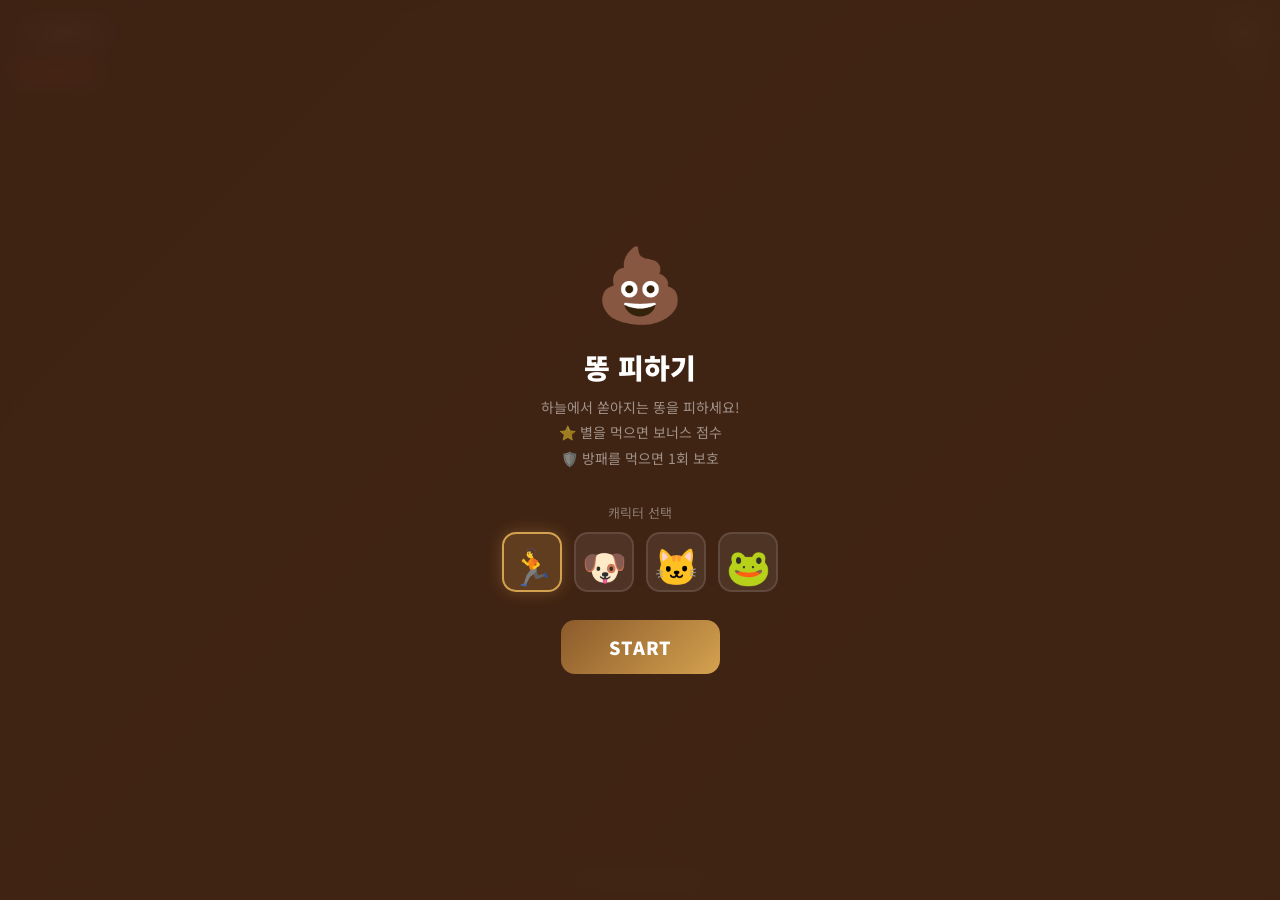
<file: index2.html>
<!DOCTYPE html>
<html lang="ko">
<head>
    <meta charset="UTF-8">
    <meta name="viewport" content="width=device-width, initial-scale=1.0, user-scalable=no">
    <title>똥 피하기 - FART LAB</title>
    <link rel="preconnect" href="https://fonts.googleapis.com">
    <link rel="preconnect" href="https://fonts.gstatic.com" crossorigin>
    <link href="https://fonts.googleapis.com/css2?family=Noto+Sans+KR:wght@400;700;900&display=swap" rel="stylesheet">
    <style>
        * {
            margin: 0;
            padding: 0;
            box-sizing: border-box;
        }

        body {
            overflow: hidden;
            height: 100vh;
            background: linear-gradient(135deg, #3e2314 0%, #5c3317 50%, #4a2a12 100%);
            font-family: 'Noto Sans KR', -apple-system, BlinkMacSystemFont, sans-serif;
            -webkit-font-smoothing: antialiased;
            touch-action: none;
        }

        .game-container {
            position: absolute;
            top: 0;
            left: 0;
            width: 100%;
            height: 100%;
            overflow: hidden;
        }

        .game-container.shake {
            animation: shake 0.4s ease;
        }

        @keyframes shake {
            0%, 100% { transform: translate(0); }
            20% { transform: translate(-6px, 3px); }
            40% { transform: translate(6px, -3px); }
            60% { transform: translate(-4px, 2px); }
            80% { transform: translate(4px, -2px); }
        }

        /* HUD */
        .hud {
            position: absolute;
            top: 0;
            left: 0;
            right: 0;
            z-index: 100;
            display: flex;
            justify-content: space-between;
            align-items: flex-start;
            padding: 16px;
            pointer-events: none;
        }

        .hud > * {
            pointer-events: auto;
        }

        .hud-left {
            display: flex;
            flex-direction: column;
            gap: 8px;
        }

        .hud-right {
            display: flex;
            flex-direction: column;
            align-items: flex-end;
            gap: 6px;
        }

        .back-btn {
            background: rgba(255, 255, 255, 0.1);
            backdrop-filter: blur(10px);
            -webkit-backdrop-filter: blur(10px);
            border: 1px solid rgba(212, 162, 78, 0.2);
            border-radius: 10px;
            padding: 6px 14px;
            color: #fff;
            font-size: 13px;
            font-weight: 700;
            cursor: pointer;
            text-decoration: none;
            transition: all 0.3s;
            font-family: inherit;
        }

        .back-btn:hover {
            background: rgba(255, 255, 255, 0.2);
        }

        #lives {
            font-size: 20px;
            filter: drop-shadow(0 1px 2px rgba(0,0,0,0.5));
            letter-spacing: 2px;
        }

        .hud-badge {
            background: rgba(255, 255, 255, 0.1);
            backdrop-filter: blur(10px);
            -webkit-backdrop-filter: blur(10px);
            border: 1px solid rgba(212, 162, 78, 0.3);
            border-radius: 10px;
            padding: 6px 14px;
            color: #f5d89a;
            font-size: 14px;
            font-weight: 900;
            font-family: inherit;
            white-space: nowrap;
        }

        #level {
            font-size: 12px;
            color: rgba(255, 255, 255, 0.5);
        }

        #bestScore {
            font-size: 11px;
            color: rgba(212, 162, 78, 0.6);
        }

        /* Combo */
        #combo {
            position: absolute;
            top: 50%;
            left: 50%;
            transform: translate(-50%, -50%);
            font-size: 28px;
            font-weight: 900;
            color: #f5d89a;
            text-shadow: 0 2px 10px rgba(212, 162, 78, 0.6);
            opacity: 0;
            z-index: 90;
            pointer-events: none;
            transition: none;
        }

        #combo.show {
            animation: comboPopup 0.8s ease-out forwards;
        }

        @keyframes comboPopup {
            0% { opacity: 1; transform: translate(-50%, -50%) scale(0.5); }
            30% { opacity: 1; transform: translate(-50%, -50%) scale(1.3); }
            100% { opacity: 0; transform: translate(-50%, -80%) scale(1); }
        }

        /* Character Select */
        .char-select {
            display: flex;
            gap: 12px;
            margin-bottom: 28px;
        }

        .char-option {
            width: 60px;
            height: 60px;
            font-size: 36px;
            line-height: 60px;
            text-align: center;
            background: rgba(255, 255, 255, 0.08);
            border: 2px solid rgba(255, 255, 255, 0.1);
            border-radius: 14px;
            cursor: pointer;
            transition: all 0.3s;
        }

        .char-option:hover {
            background: rgba(255, 255, 255, 0.15);
            transform: translateY(-3px);
        }

        .char-option.selected {
            border-color: #d4a24e;
            background: rgba(212, 162, 78, 0.2);
            box-shadow: 0 0 15px rgba(212, 162, 78, 0.3);
        }

        .char-label {
            font-size: 13px;
            color: rgba(255, 255, 255, 0.4);
            margin-bottom: 10px;
        }

        /* Player */
        #player {
            position: absolute;
            bottom: 40px;
            width: 30px;
            height: 30px;
            font-size: 22px;
            line-height: 30px;
            text-align: center;
            transition: left 0.08s ease-out;
            filter: drop-shadow(0 4px 8px rgba(0,0,0,0.3));
            z-index: 10;
        }

        #player.hit {
            animation: playerHit 0.5s ease;
        }

        @keyframes playerHit {
            0%, 100% { filter: drop-shadow(0 4px 8px rgba(0,0,0,0.3)); }
            25% { filter: drop-shadow(0 4px 8px rgba(0,0,0,0.3)) brightness(3); }
            50% { filter: drop-shadow(0 4px 8px rgba(0,0,0,0.3)) brightness(1); }
            75% { filter: drop-shadow(0 4px 8px rgba(0,0,0,0.3)) brightness(3); }
        }

        #player.shield {
            box-shadow: 0 0 20px 8px rgba(100, 200, 255, 0.4);
            border-radius: 50%;
        }

        /* Poop */
        .poop {
            position: absolute;
            width: 25px;
            height: 25px;
            font-size: 20px;
            line-height: 25px;
            text-align: center;
            filter: drop-shadow(0 2px 4px rgba(0,0,0,0.3));
            animation: poopSpin 2s linear infinite;
        }

        .poop.big {
            width: 35px;
            height: 35px;
            font-size: 28px;
            line-height: 35px;
        }

        @keyframes poopSpin {
            0% { transform: rotate(0deg); }
            100% { transform: rotate(360deg); }
        }

        /* Items */
        .item {
            position: absolute;
            width: 25px;
            height: 25px;
            font-size: 20px;
            line-height: 25px;
            text-align: center;
            filter: drop-shadow(0 0 8px rgba(255, 215, 0, 0.6));
            animation: itemGlow 1s ease-in-out infinite alternate;
            z-index: 5;
        }

        @keyframes itemGlow {
            0% { filter: drop-shadow(0 0 4px rgba(255, 215, 0, 0.3)); transform: scale(1); }
            100% { filter: drop-shadow(0 0 12px rgba(255, 215, 0, 0.8)); transform: scale(1.1); }
        }

        /* Float score text */
        .float-score {
            position: absolute;
            font-size: 18px;
            font-weight: 900;
            color: #f5d89a;
            pointer-events: none;
            z-index: 80;
            animation: floatUp 0.8s ease-out forwards;
        }

        @keyframes floatUp {
            0% { opacity: 1; transform: translateY(0) scale(1); }
            100% { opacity: 0; transform: translateY(-50px) scale(1.3); }
        }

        /* Hit flash */
        .hit-flash {
            position: fixed;
            top: 0;
            left: 0;
            width: 100%;
            height: 100%;
            background: rgba(255, 50, 50, 0.2);
            z-index: 95;
            pointer-events: none;
            animation: flashOut 0.3s ease-out forwards;
        }

        @keyframes flashOut {
            0% { opacity: 1; }
            100% { opacity: 0; }
        }

        /* Overlay */
        .overlay {
            position: fixed;
            top: 0;
            left: 0;
            width: 100%;
            height: 100%;
            background: rgba(62, 35, 20, 0.92);
            backdrop-filter: blur(10px);
            -webkit-backdrop-filter: blur(10px);
            display: flex;
            flex-direction: column;
            justify-content: center;
            align-items: center;
            z-index: 200;
            color: #fff;
            text-align: center;
            padding: 20px;
        }

        .overlay.hidden {
            display: none;
        }

        .overlay-icon {
            font-size: 72px;
            margin-bottom: 16px;
            animation: bounce 2s ease-in-out infinite;
        }

        @keyframes bounce {
            0%, 100% { transform: translateY(0); }
            50% { transform: translateY(-15px); }
        }

        .overlay h2 {
            font-size: 28px;
            font-weight: 900;
            margin-bottom: 8px;
        }

        .overlay p {
            font-size: 14px;
            color: rgba(255, 255, 255, 0.5);
            margin-bottom: 32px;
            line-height: 1.8;
        }

        .overlay-btn {
            padding: 14px 48px;
            background: linear-gradient(135deg, #8b5a2b 0%, #d4a24e 100%);
            border: none;
            border-radius: 14px;
            color: #fff;
            font-size: 18px;
            font-weight: 900;
            cursor: pointer;
            transition: all 0.3s ease;
            font-family: inherit;
            letter-spacing: 1px;
        }

        .overlay-btn:hover {
            transform: translateY(-2px);
            box-shadow: 0 8px 25px rgba(139, 90, 43, 0.4);
        }

        .overlay-btn:active {
            transform: scale(0.97);
        }

        .final-score {
            font-size: 64px;
            font-weight: 900;
            background: linear-gradient(90deg, #d4a24e, #f5d89a);
            -webkit-background-clip: text;
            -webkit-text-fill-color: transparent;
            background-clip: text;
            margin: 8px 0 4px;
        }

        .final-score-label {
            font-size: 14px;
            color: rgba(255, 255, 255, 0.4);
            margin-bottom: 8px;
            letter-spacing: 2px;
            text-transform: uppercase;
        }

        .final-best {
            font-size: 13px;
            color: rgba(212, 162, 78, 0.6);
            margin-bottom: 24px;
        }

        .final-best.new-record {
            color: #f5d89a;
            font-weight: 700;
        }

        /* Touch zones */
        .touch-zone {
            position: absolute;
            bottom: 0;
            width: 50%;
            height: 100%;
            z-index: 50;
            opacity: 0;
        }

        .touch-zone-left { left: 0; }
        .touch-zone-right { right: 0; }

        .control-hint {
            position: absolute;
            bottom: 12px;
            left: 50%;
            transform: translateX(-50%);
            font-size: 12px;
            color: rgba(255, 255, 255, 0.25);
            z-index: 100;
            white-space: nowrap;
        }

        /* Ground line */
        .ground {
            position: absolute;
            bottom: 30px;
            left: 0;
            right: 0;
            height: 2px;
            background: linear-gradient(90deg, transparent, rgba(212, 162, 78, 0.15), transparent);
        }
    </style>
</head>
<body>
    <!-- Start Screen -->
    <div class="overlay" id="startScreen">
        <div class="overlay-icon">💩</div>
        <h2>똥 피하기</h2>
        <p>
            하늘에서 쏟아지는 똥을 피하세요!<br>
            ⭐ 별을 먹으면 보너스 점수<br>
            🛡️ 방패를 먹으면 1회 보호
        </p>
        <div class="char-label">캐릭터 선택</div>
        <div class="char-select">
            <div class="char-option selected" data-char="🏃">🏃</div>
            <div class="char-option" data-char="🐶">🐶</div>
            <div class="char-option" data-char="🐱">🐱</div>
            <div class="char-option" data-char="🐸">🐸</div>
        </div>
        <button class="overlay-btn" id="startBtn">START</button>
    </div>

    <!-- Game Over Screen -->
    <div class="overlay hidden" id="gameOverScreen">
        <div class="overlay-icon">💀</div>
        <h2>Game Over</h2>
        <div class="final-score" id="finalScore">0</div>
        <div class="final-score-label">score</div>
        <div class="final-best" id="finalBest"></div>
        <button class="overlay-btn" id="restartBtn">다시 하기</button>
    </div>

    <!-- Game -->
    <div class="game-container" id="gameContainer">
        <div class="hud">
            <div class="hud-left">
                <a href="index.html" class="back-btn">← 돌아가기</a>
                <div id="lives">❤️❤️❤️</div>
            </div>
            <div class="hud-right">
                <div class="hud-badge" id="score">0</div>
                <div id="level">Lv.1</div>
                <div id="bestScore"></div>
            </div>
        </div>
        <div id="combo"></div>
        <div id="player"></div>
        <div class="ground"></div>
        <div class="touch-zone touch-zone-left" id="touchLeft"></div>
        <div class="touch-zone touch-zone-right" id="touchRight"></div>
        <div class="control-hint">← 터치 또는 방향키로 이동 →</div>
    </div>

    <script src="src/js/game.js"></script>
</body>
</html>
</file>
